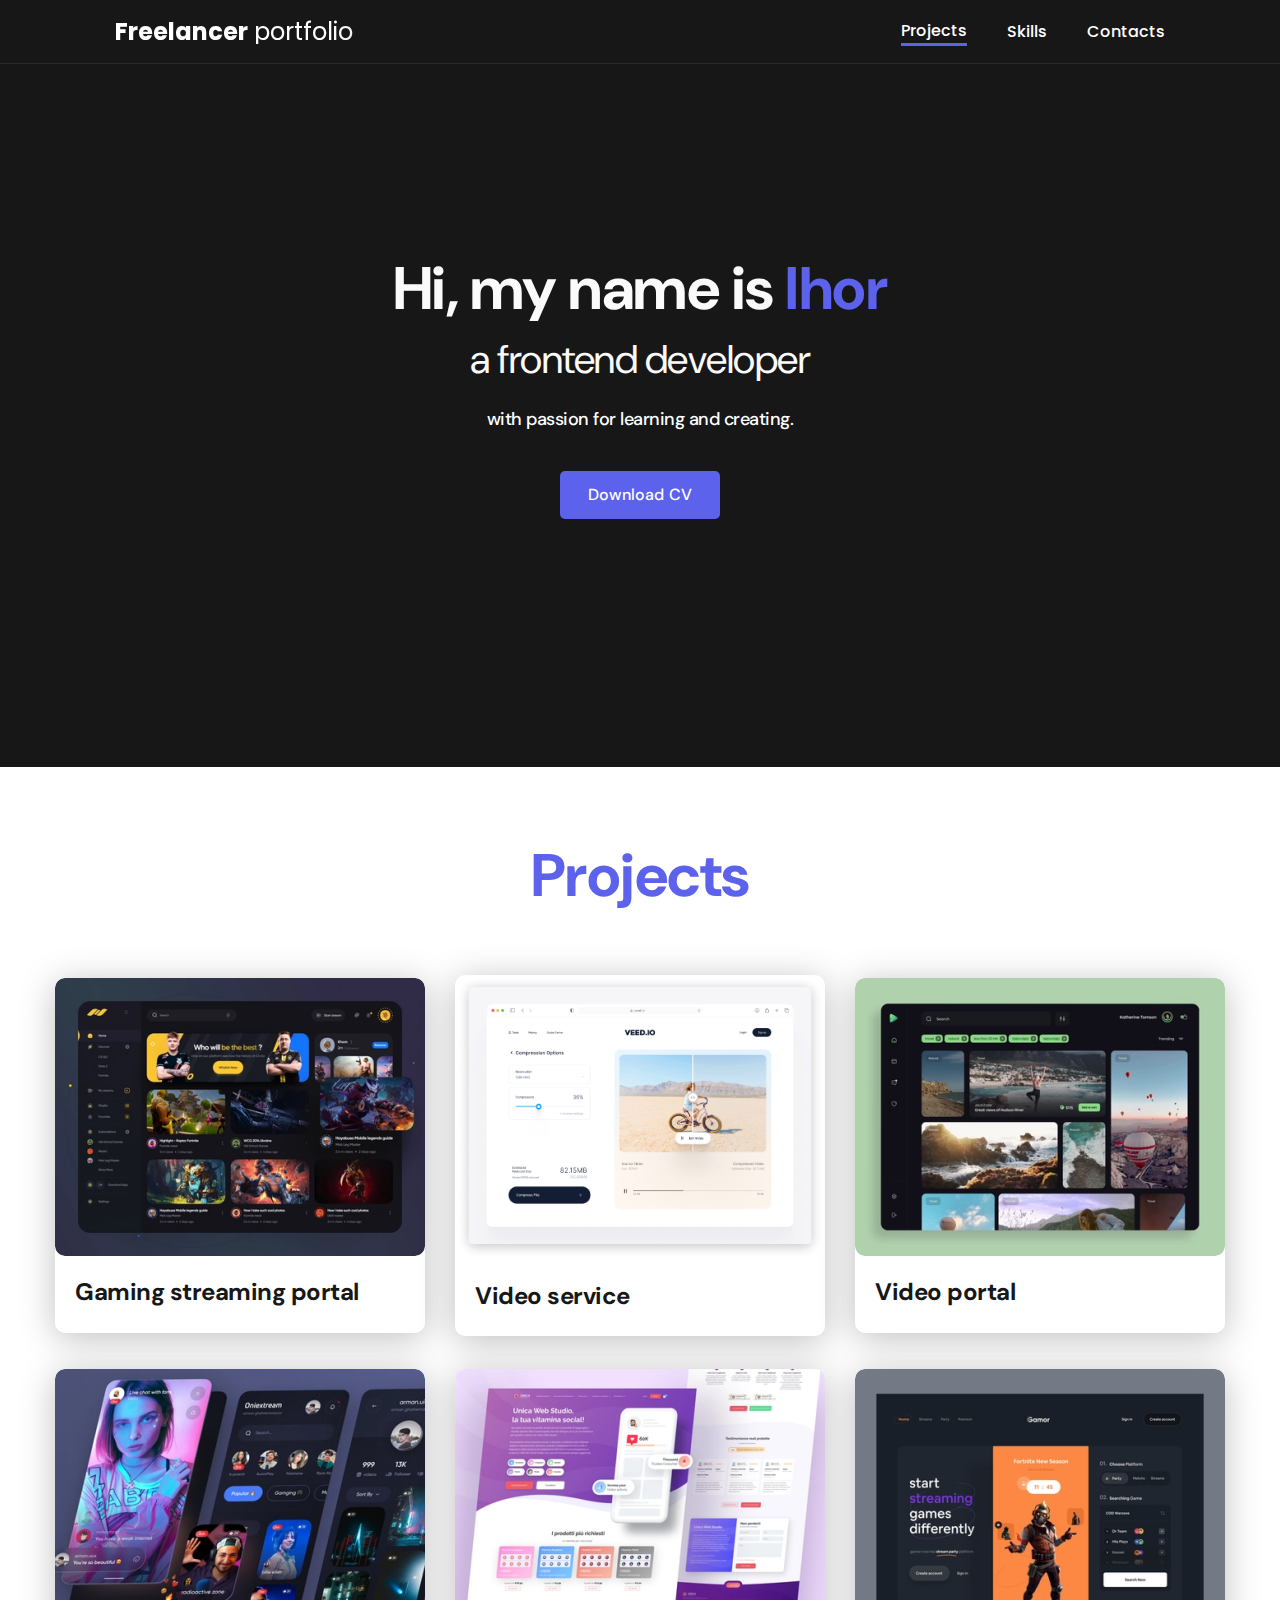
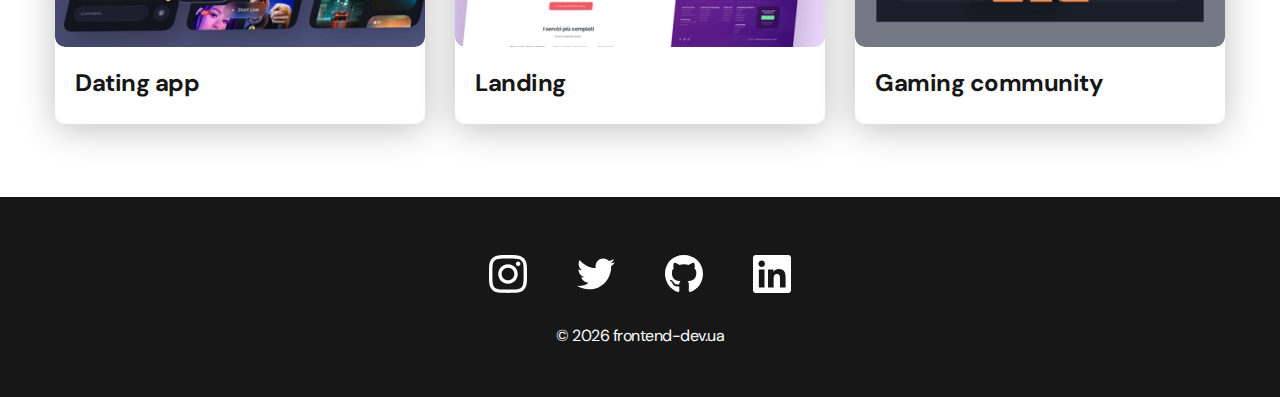
<file: index.html>
<!DOCTYPE html>
<html lang="en">

<head>
    <meta charset="UTF-8">
    <meta name="viewport" content="width=device-width, initial-scale=1.0">
    <link href="https://fonts.googleapis.com/icon?family=Material+Icons" rel="stylesheet">
    <link rel="preconnect" href="https://fonts.googleapis.com">
    <link rel="preconnect" href="https://fonts.gstatic.com" crossorigin>
    <link
        href="https://fonts.googleapis.com/css2?family=DM+Sans:opsz,wght@9..40,400;9..40,500;9..40,700&family=Poppins:wght@400;500;700&display=swap"
        rel="stylesheet">
    <link rel="stylesheet" href="style.css">
    <link rel="stylesheet" href="style_main.css">
    <title>React Simple Portfolio</title>
</head>

<body>
    <div class="wrapper">

        <!-- Шапка -->
        <header class="header">
            <div class="container header__container">
                <div class="header__logo">
                    <a class="logo_txt" href="./index.html" id="animal_logo">
                        <bold>Freelancer</bold> portfolio
                    </a>
                </div>
                <input class="header__chk" id="headerCheckbox" type="checkbox">
                <label for="headerCheckbox" class="menu-burger header__menu-burger">
                    <span class="material-icons header__icon-menu">menu</span>
                </label>
                <ul class="header__ul">
                    <label for="headerCheckbox" class="menu-back header__menu-back">
                        <span class="material-icons header__icon-back">arrow_back</span>
                    </label>
                    <li class="header__li header__li_active"><a href="./index.html" class="header__a">Projects</a></li>
                    <li class="header__li"><a href="./skils.html" class="header__a">Skills</a></li>
                    <li class="header__li"><a href="./contacts.html" class="header__a">Contacts</a></li>
                </ul>
            </div>
        </header>

        <!-- Інфо -->
        <section class="info wrapper__container">
            <div class="container info__container">
                <div class="title-block info__title-block">
                    <div class="title_all info__title-block">Hi, my name is
                        <span class="info-title-aktive info__title-block">Ihor</span>
                    </div>
                    <div class="role-title info__title-block">a frontend developer</div>
                </div>
                <div class="desc-info info__desc">with passion for learning and creating.</div>
                <div class="btn-info info__btn">
                    <a class="btn-inscription info__btn-inscription" href="/">Download CV</a>
                </div>
            </div>
        </section>

        <!-- Проекти -->
        <section class="projects wrapper__container">
            <div class="container projects__container">
                <div class="title_all projects__title">Projects
                </div>
                <div class="grid-container projects__grid-container">
                    <div class="projects__grid-item">
                        <div class="projects__image-in-grid">
                            <a href="./project.html"><img src="img/img_01.png" alt="Gaming streaming portal"></a>
                        </div>
                            <div class="projects__txt-in-grid"><a href="./project.html">Gaming streaming portal</a></div>
                    </div>
                    <div class="projects__grid-item">
                        <div class="projects__image-in-grid">
                            <a href="./project.html"><img src="img/img_02.png" alt="Video service"></a>
                        </div>
                        <div class="projects__txt-in-grid"><a href="./project.html">Video service</a></div>
                    </div>
                    <div class="projects__grid-item">
                        <div class="projects__image-in-grid">
                            <a href="./project.html"><img src="img/img_03.png" alt="Video portal"></a>
                        </div>
                        <div class="projects__txt-in-grid"><a href="./project.html">Video portal</a></div>
                    </div>
                    <div class="projects__grid-item">
                        <div class="projects__image-in-grid">
                            <a href="./project.html"><img src="img/img_04.png" alt="Dating app"></a>
                        </div>
                        <div class="projects__txt-in-grid"><a href="./project.html">Dating app</a></div>
                    </div>
                    <div class="projects__grid-item">
                        <div class="projects__image-in-grid">
                            <a href="./project.html"><img src="img/img_05.png" alt="Landing"></a>
                        </div>
                        <div class="projects__txt-in-grid"><a href="./project.html">Landing</a></div>
                    </div>
                    <div class="projects__grid-item">
                        <div class="projects__image-in-grid">
                            <a href="./project.html"><img src="img/img_06.png" alt="Gaming community"></a>
                        </div>
                        <div class="projects__txt-in-grid"><a href="./project.html">Gaming community</a></div>
                    </div>

                </div>

            </div>
        </section>

        <!-- Підвал -->
        <footer class="footer wrapper__container">
            <div class="container footer__container">
                <div class="link footer__link">
                    <a href="/"><img class="img footer__img" src="img/link_instagram.svg" alt="Instagram"></a>
                    <a href="/"><img class="img footer__img" src="img/link_twitter.svg" alt="Instagram"></a>
                    <a href="/"><img class="img footer__img" src="img/link_gitHub.svg" alt="Instagram"></a>
                    <a href="/"><img class="img footer__img" src="img/link_linkedIn.svg" alt="Instagram">
                </div>
                <div class="about footer__about">©
                    <script language="javascript" type="text/javascript">
                        document.write(new Date().getFullYear());
                    </script> frontend-dev.ua
                </div>
            </div>
        </footer>
    </div>
</body>

</html>
</file>
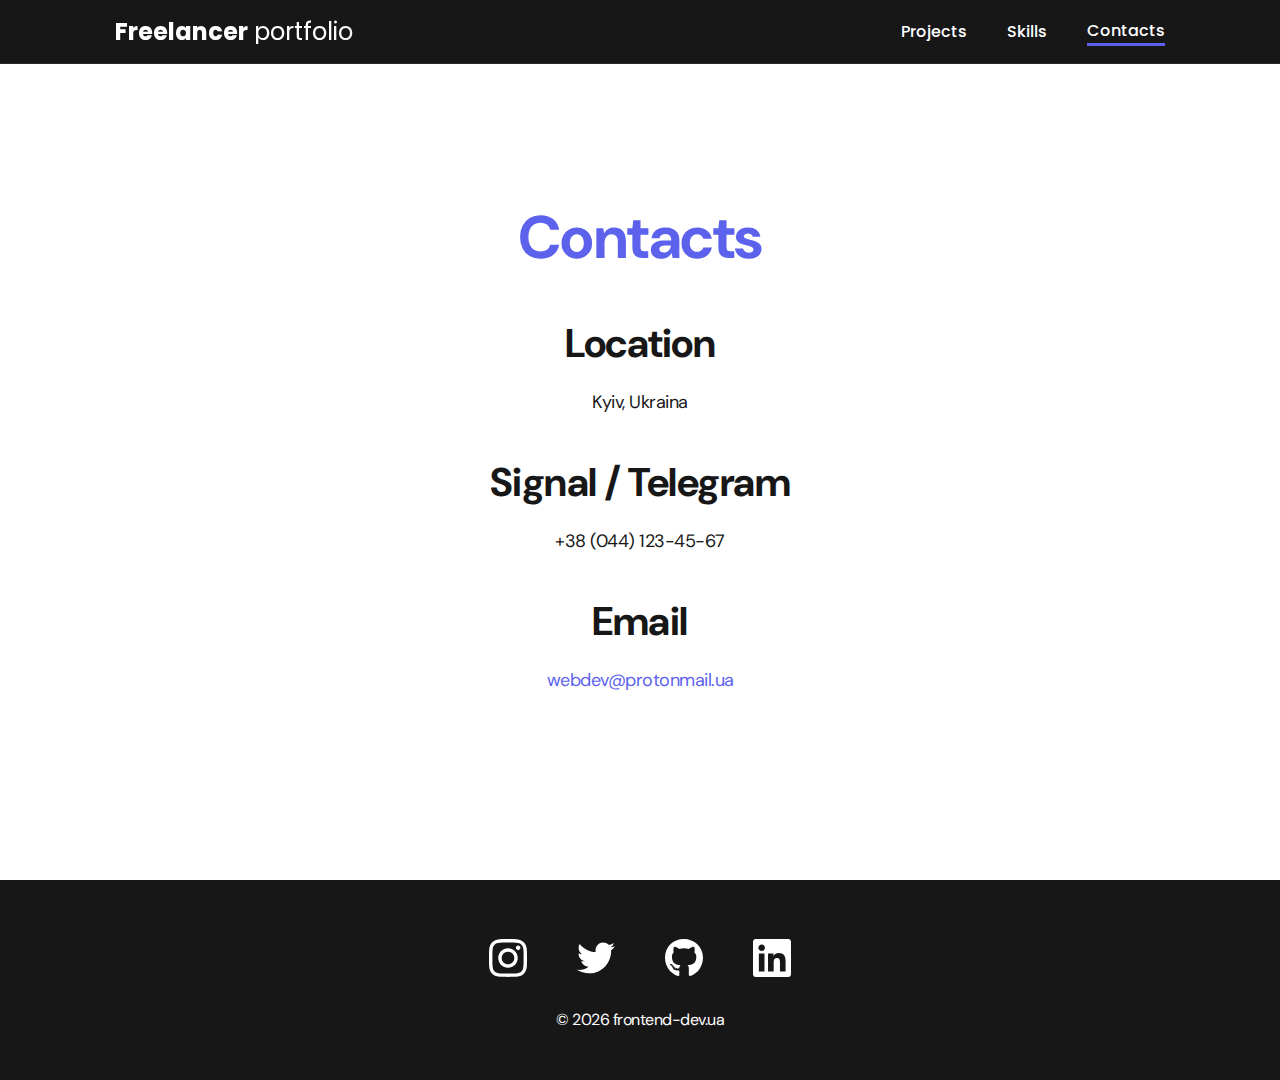
<file: contacts.html>
<!DOCTYPE html>
<html lang="en">

<head>
    <meta charset="UTF-8">
    <meta name="viewport" content="width=device-width, initial-scale=1.0">
    <link href="https://fonts.googleapis.com/icon?family=Material+Icons" rel="stylesheet">
    <link rel="preconnect" href="https://fonts.googleapis.com">
    <link rel="preconnect" href="https://fonts.gstatic.com" crossorigin>
    <link
        href="https://fonts.googleapis.com/css2?family=DM+Sans:opsz,wght@9..40,400;9..40,500;9..40,700&family=Poppins:wght@400;500;700&display=swap"
        rel="stylesheet">
    <link rel="stylesheet" href="style.css">
    <link rel="stylesheet" href="style_main.css">
    <title>React Simple Portfolio</title>
</head>

<body>
    <div class="wrapper">
        <header class="header">
            <div class="container header__container">
                <div class="header__logo">
                    <a class="logo_txt" href="./index.html" id="animal_logo">
                        <bold>Freelancer</bold> portfolio
                    </a>
                </div>
                <input class="header__chk" id="headerCheckbox" type="checkbox">
                <label for="headerCheckbox" class="menu-burger header__menu-burger">
                    <span class="material-icons header__icon-menu">menu</span>
                </label>
                <ul class="header__ul">
                    <li class="header__li"><a href="./index.html" class="header__a">Projects</a></li>
                    <li class="header__li"><a href="./skils.html" class="header__a">Skills</a></li>
                    <li class="header__li header__li_active"><a href="./contacts.html" class="header__a">Contacts</a>
                    </li>
                </ul>
            </div>
        </header>
        <section class="main wrapper__container">
            <div class="container main__container">
                <div class="main__txt">
                    <h1 class="title_all main__title">Contacts</h1>
                    <address>
                        <p class="main__style-bold">Location</p>
                        <p class="main__style-medium">Kyiv, Ukraina</p>
                        <p class="main__style-bold">Signal / Telegram</з>
                        <p class="main__style-medium">+38 (044) 123-45-67</p>
                        <p class="main__style-bold">Email</p>
                        <p class="email main__style-medium">webdev@protonmail.ua</p>
                    </address>
                </div>
            </div>
        </section>
        <footer class="footer wrapper__container">
            <div class="container footer__container">
                <div class="link footer__link">
                    <a href="/"><img class="img footer__img" src="img/link_instagram.svg" alt="Instagram"></a>
                    <a href="/"><img class="img footer__img" src="img/link_twitter.svg" alt="Instagram"></a>
                    <a href="/"><img class="img footer__img" src="img/link_gitHub.svg" alt="Instagram"></a>
                    <a href="/"><img class="img footer__img" src="img/link_linkedIn.svg" alt="Instagram">
                </div>
                <div class="about footer__about">©
                    <script language="javascript" type="text/javascript">
                        document.write(new Date().getFullYear());
                    </script> frontend-dev.ua
                </div>
            </div>
        </footer>
    </div>
</body>

</html>
</file>
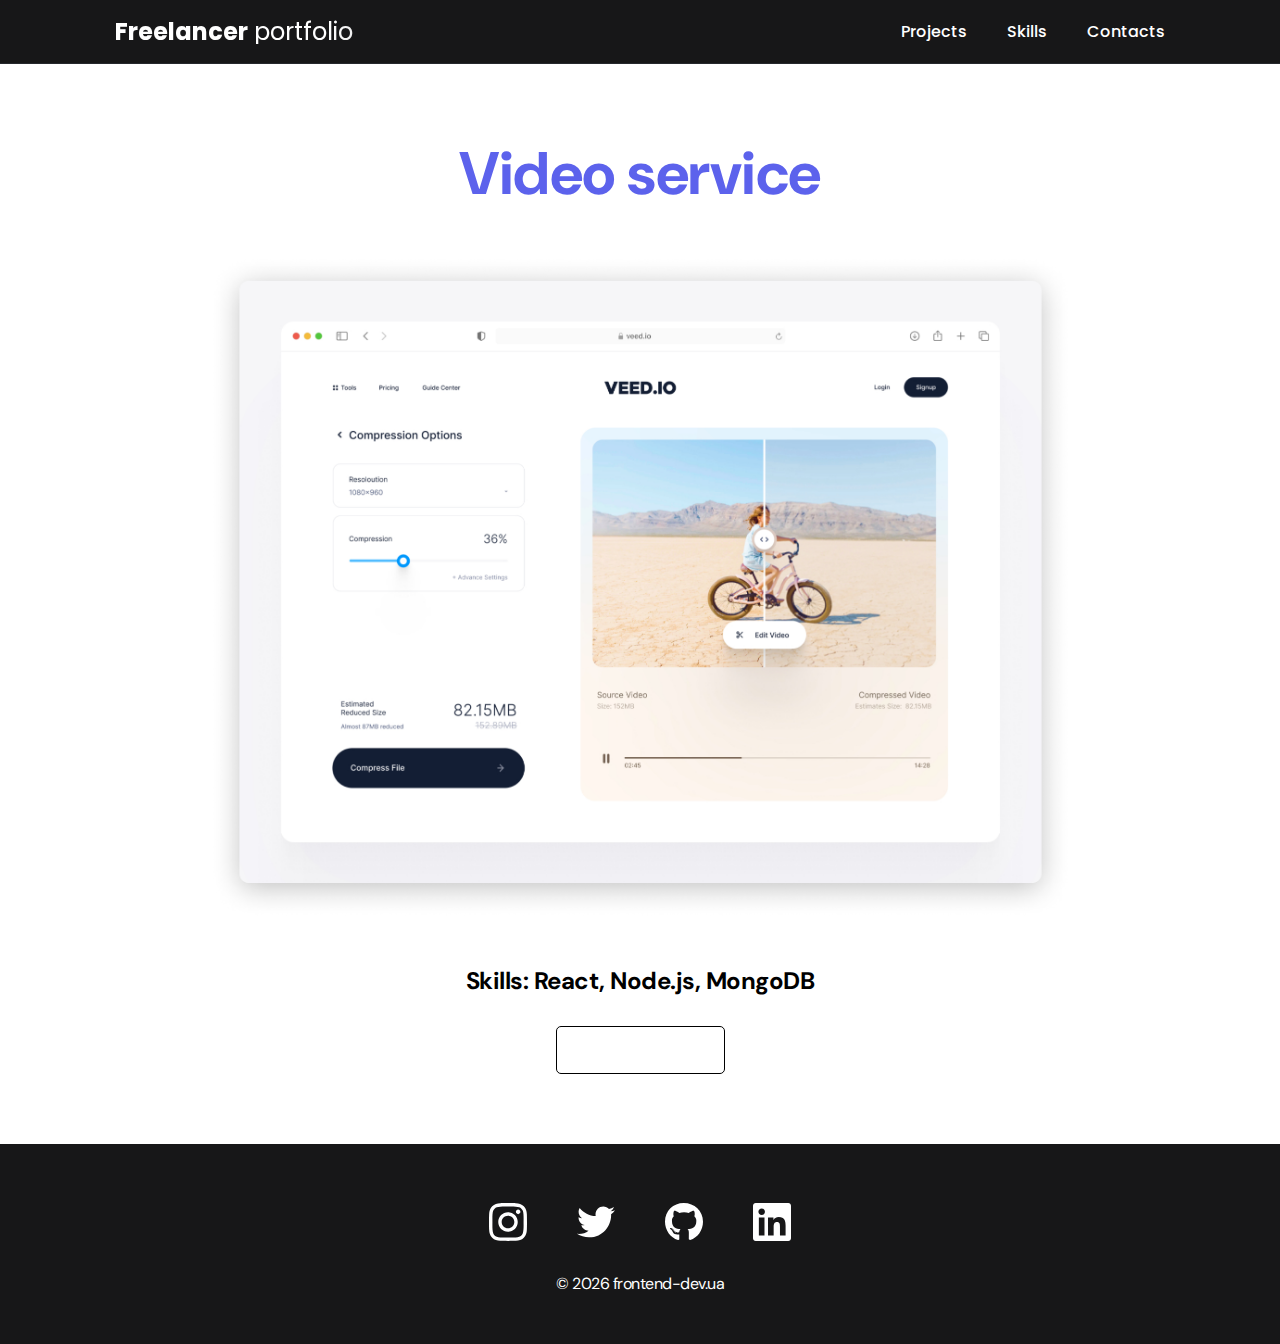
<file: project.html>
<!DOCTYPE html>
<html lang="en">

<head>
    <meta charset="UTF-8">
    <meta name="viewport" content="width=device-width, initial-scale=1.0">
    <link href="https://fonts.googleapis.com/icon?family=Material+Icons" rel="stylesheet">
    <link rel="preconnect" href="https://fonts.googleapis.com">
    <link rel="preconnect" href="https://fonts.gstatic.com" crossorigin>
    <link
        href="https://fonts.googleapis.com/css2?family=DM+Sans:opsz,wght@9..40,400;9..40,500;9..40,700&family=Poppins:wght@400;500;700&display=swap"
        rel="stylesheet">
    <link rel="stylesheet" href="style.css">
    <link rel="stylesheet" href="style_main.css">
    <title>React Simple Portfolio</title>
</head>

<body>
    <div class="wrapper">
        <header class="header">
            <div class="container header__container">
                <div class="header__logo">
                    <a class="logo_txt" href="./index.html" id="animal_logo">
                        <bold>Freelancer</bold> portfolio
                    </a>
                </div>
                <input class="header__chk" id="headerCheckbox" type="checkbox">
                <label for="headerCheckbox" class="menu-burger header__menu-burger">
                    <span class="material-icons header__icon-menu">menu</span>
                </label>
                <ul class="header__ul">
                    <li class="header__li"><a href="./index.html" class="header__a">Projects</a></li>
                    <li class="header__li"><a href="./skils.html" class="header__a">Skills</a></li>
                    <li class="header__li"><a href="./contacts.html" class="header__a">Contacts</a>
                    </li>
                </ul>
            </div>
        </header>
        <section class="main wrapper__container">
            <div class="container main__container">
                    <h1 class="title_all main__title-project">Video service</h1>
                    <div class="main__img-project">
                        <a href="./project.html"><img src="img/img_02.png" alt="Video service"></a>
                    </div>

                    <div class="main__desc-project">Skills: React, Node.js, MongoDB</div>

                    <div class="btn-project info__btn">
                        <a class="btn-inscription info__btn-inscription" href="/">Download CV</a>
                    </div>
            </div>
        </section>
        <footer class="footer wrapper__container">
            <div class="container footer__container">
                <div class="link footer__link">
                    <a href="/"><img class="img footer__img" src="img/link_instagram.svg" alt="Instagram"></a>
                    <a href="/"><img class="img footer__img" src="img/link_twitter.svg" alt="Instagram"></a>
                    <a href="/"><img class="img footer__img" src="img/link_gitHub.svg" alt="Instagram"></a>
                    <a href="/"><img class="img footer__img" src="img/link_linkedIn.svg" alt="Instagram">
                </div>
                <div class="about footer__about">©
                    <script language="javascript" type="text/javascript">
                        document.write(new Date().getFullYear());
                    </script> frontend-dev.ua
                </div>
            </div>
        </footer>
    </div>
</body>

</html>
</file>
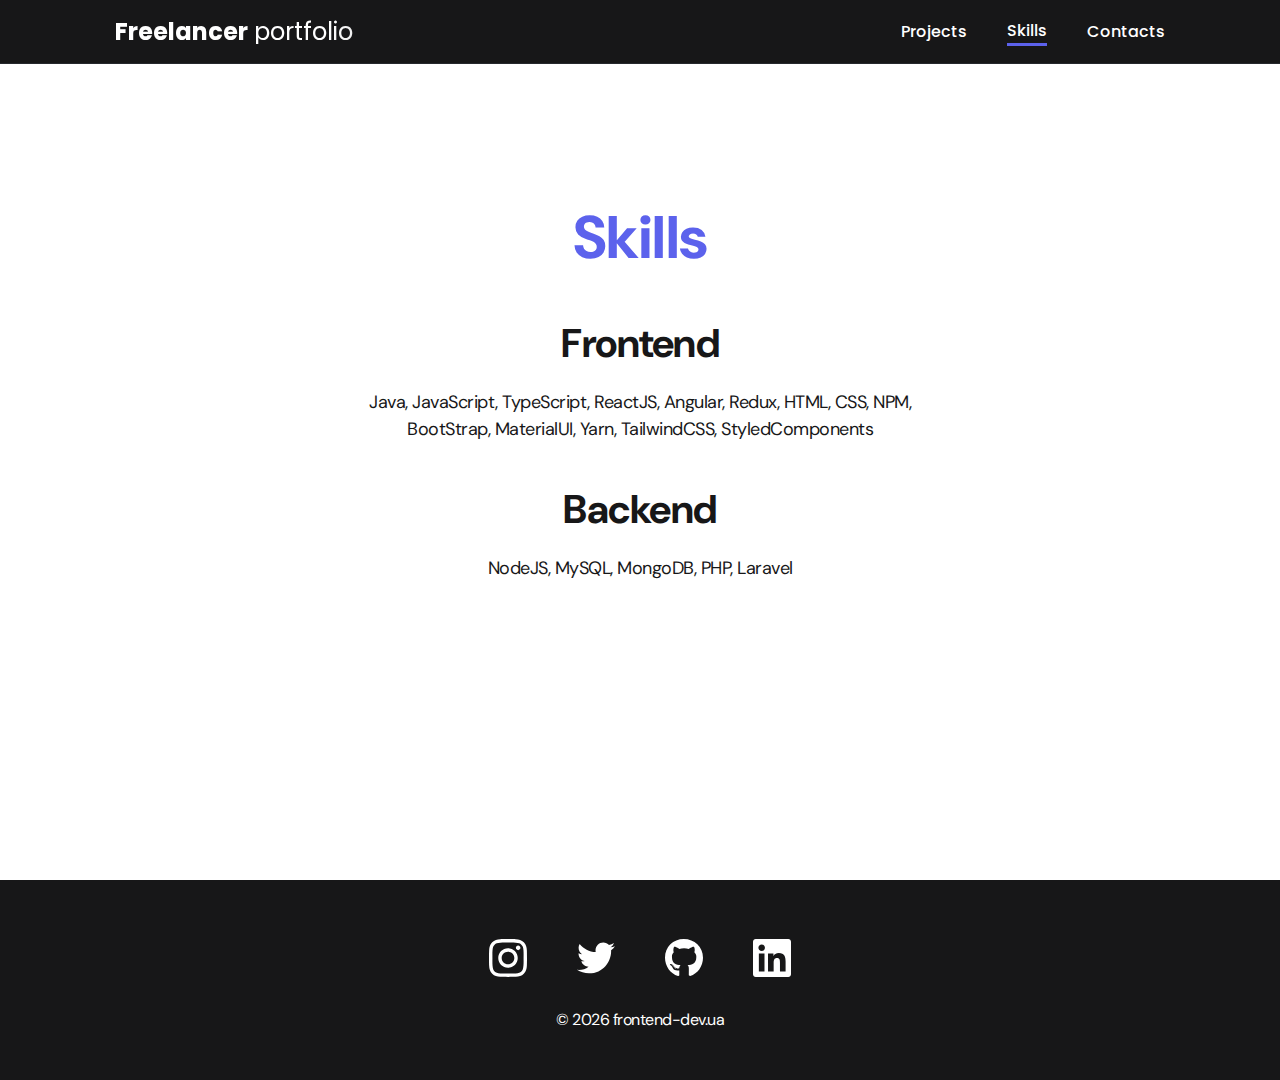
<file: skils.html>
<!DOCTYPE html>
<html lang="en">

<head>
    <meta charset="UTF-8">
    <meta name="viewport" content="width=device-width, initial-scale=1.0">
    <link href="https://fonts.googleapis.com/icon?family=Material+Icons" rel="stylesheet">
    <link rel="preconnect" href="https://fonts.googleapis.com">
    <link rel="preconnect" href="https://fonts.gstatic.com" crossorigin>
    <link
        href="https://fonts.googleapis.com/css2?family=DM+Sans:opsz,wght@9..40,400;9..40,500;9..40,700&family=Poppins:wght@400;500;700&display=swap"
        rel="stylesheet">
    <link rel="stylesheet" href="style.css">
    <link rel="stylesheet" href="style_main.css">
    <title>React Simple Portfolio</title>
</head>

<body>
    <div class="wrapper">
        <header class="header">
            <div class="container header__container">
                <div class="header__logo">
                    <a class="logo_txt" href="./index.html" id="animal_logo">
                        <bold>Freelancer</bold> portfolio
                    </a>
                </div>
                <input class="header__chk" id="headerCheckbox" type="checkbox">
                <label for="headerCheckbox" class="menu-burger header__menu-burger">
                    <span class="material-icons header__icon-menu">menu</span>
                </label>
                <ul class="header__ul">
                    <li class="header__li"><a href="./index.html" class="header__a">Projects</a></li>
                    <li class="header__li header__li_active"><a href="./skils.html" class="header__a">Skills</a></li>
                    <li class="header__li"><a href="./contacts.html" class="header__a">Contacts</a>
                    </li>
                </ul>
            </div>
        </header>
        <section class="main wrapper__container">
            <div class="container main__container">
                <div class="main__txt">
                    <h1 class="title_all main__title">Skills</h1>
                    <info>
                        <p class="main__style-bold">Frontend</p>
                        <p class="main__style-medium">Java, JavaScript, TypeScript, ReactJS, Angular, Redux, HTML, CSS,
                            NPM,
                            BootStrap, MaterialUI, Yarn, TailwindCSS, StyledComponents</p>
                        <p class="main__style-bold">Backend</з>
                        <p class="main__style-medium">NodeJS, MySQL, MongoDB, PHP, Laravel</p>
                    </info>
                </div>

            </div>
        </section>
        <footer class="footer wrapper__container">
            <div class="container footer__container">
                <div class="link footer__link">
                    <a href="/"><img class="img footer__img" src="img/link_instagram.svg" alt="Instagram"></a>
                    <a href="/"><img class="img footer__img" src="img/link_twitter.svg" alt="Instagram"></a>
                    <a href="/"><img class="img footer__img" src="img/link_gitHub.svg" alt="Instagram"></a>
                    <a href="/"><img class="img footer__img" src="img/link_linkedIn.svg" alt="Instagram">
                </div>
                <div class="about footer__about">©
                    <script language="javascript" type="text/javascript">
                        document.write(new Date().getFullYear());
                    </script> frontend-dev.ua
                </div>
            </div>
        </footer>
    </div>
</body>

</html>
</file>
<file: style.css>
* {
  box-sizing: border-box;
  margin: 0;
  padding: 0;
}

a {
  color: #fff;
  text-decoration: none;
}

img {
  max-width: 100%;
  width: 100%;
}

body {
  background: #e5e5e5;
}

.wrapper {
  max-width: 1920px;
  width: 100%;
  margin-inline: auto;
  background: #171718;
  display: flex;
  flex-direction: column;
  justify-content: start;
  align-items: center;
  padding-top: 64px;
}

.header {
  max-width: 1920px;
  width: 100%;
  height: 64px;
  margin-inline: auto;
  display: flex;
  justify-content: center;
  background: #171718;
  border-bottom: 1px solid #26292d;
  padding: 20px 115px;
  position: fixed;
  top: 0;
}

/* контейнер буде присутній в кожному блоці сторінки  (header, main, projects, footer)*/
.container {
  width: 100%;
  margin-inline: auto;
  font-family: "DM Sans", sans-serif;
}

.header__container {
  display: flex;
  justify-content: space-between;
  align-items: center;
  gap: 80px;
  font-family: "Poppins", sans-serif;
}

.header__logo {
  min-width: 237px;
  margin-inline: auto;
  display: inline-block;
  margin-left: 0px;
}

.logo_txt {
  font-size: 24px;
  line-height: 100%;
  font-weight: 400;
  cursor: pointer;
  transition: 0.2s all ease-in-out;
}

.logo_txt:hover {
  display: inline-block;
  text-shadow: 3px 3px 3px #fff;
  transform: scale(1.5);
}

.header__logo a {
  display: block;
  white-space: nowrap;
}

a > bold {
  font-weight: 700;
}

#animal_logo {
  -webkit-mask-image: linear-gradient(
    -75deg,
    rgba(39, 39, 39) 30%,
    rgb(39, 39, 39, 0.6) 50%,
    rgba(39, 39, 39) 70%
  );
  -webkit-mask-size: 300%;
  animation: wave 2s infinite;
}

@-webkit-keyframes wave {
  from {
    -webkit-mask-position: 150%;
  }
  to {
    -webkit-mask-position: -50%;
  }
}

.header__ul {
  display: flex;
  align-items: center;
  gap: 40px;
}

.header__li {
  font-size: 16px;
  font-weight: 500;
  list-style: none;
}

.header__li_active {
  border-bottom: 3px solid #5c62ec;
}

.header__a {
  cursor: pointer;
  transition: 0.2s all ease-in-out;
}

.header__a:hover {
  display: inline-block;
  text-shadow: 6px 6px 6px #fff;
  transform: scale(1.5);
}

.header__menu-burger,
.header__menu-back,
.block-back {
  display: none;
}

.header__icon-menu{
  color: #fff;
  font-size: 46px;
}

.header__chk {
  display: none;
}

.wrapper__container {
  width: 100%;
  margin-inline: auto;
  padding: 0 115px;
}

/* Проекти */

.projects {
  margin-inline: auto;
  background: #fff;
}

.projects__container {
  margin-inline: auto;
  display: flex;
  flex-direction: column;
  align-items: center;
  padding: 70px 0;
}

.projects__title {
  margin-bottom: 60px;
}

.grid-container {
  display: grid;
  grid-template: repeat(2, 1fr) / repeat(3, 1fr);
  grid-gap: 30px;
  justify-items: center;
  align-items: center;
  justify-content: center;
  align-content: center;
}

.projects__grid-item {
  border-radius: 10px;
  background: #fff;
  box-shadow: 0px 5px 35px 0px rgba(0, 0, 0, 0.25);
  width: 370px;
  height: auto;
}

.projects__grid-item img {
  border-radius: 10px;
  max-width: 370px;
  height: auto;
}

.projects__txt-in-grid {
  padding: 15px 20px 25px;
}

.projects__txt-in-grid a {
  color: #171718;
  font-size: 24px;
  font-weight: 700;
  line-height: 130%;
  letter-spacing: -0.5px;
  white-space: nowrap;
}

.projects__grid-item a {
  transition: 0.2s all ease-in-out;
}

.projects__grid-item:hover a {
  transform: scale(1.5);
}


.footer {
  height: 200px;
  margin-inline: auto;
}

.footer__container {
  height: 100%;
  margin-inline: auto;
  padding: 60px 0 50px;
  display: flex;
  flex-direction: column;
  justify-content: center;
  align-items: center;
}

.footer__container a {
  font-size: 16px;
  font-weight: 400;
  line-height: 150%;
  letter-spacing: -0.5px;
  white-space: nowrap;
  cursor: default;
}

.footer__link {
  height: 38px;
  display: flex;
  gap: 50px;
  margin-bottom: 31px;
}

.footer__link img {
  width: 38px;
  height: 38px;
  cursor: pointer;
}

.footer__img {
  transition: 0.2s all ease-in-out;
  border-image: auto;
}

.footer__img:hover {
  display: inline-block;
  transform: scale(1.5);
}

/* Всі заголовки */
.title_all {
  color: #5c62ec;
  text-align: center;
  font-size: 60px;
  font-weight: 700;
  line-height: 130%;
  letter-spacing: -0.5px;
}

/* Для повільної появи меню-бергера */
@keyframes fadeInFromNone {
  0% {
    display: none;
    opacity: 0;
  }
  1% {
    display: flex;
    opacity: 0;
  }
  100% {
    display: flex;
    opacity: 1;
  }
}

@media screen and (max-width: 1200px) {
  .projects__grid-item {
    width: 280px;
  }

  .projects__grid-item img {
    max-width: 280px;
  }

  .projects__txt-in-grid  a{
    font-size: 20px;
  }
}

@media screen and (max-width: 920px) {
  .header {
    padding: 20px 60px;
  }

  .header__ul {
    gap: 30px;
  }

  .wrapper__container {
    padding: 0 60px;
  }

  .grid-container {
    grid-template: repeat(3, 1fr) / repeat(2, 1fr);
  }

}

@media screen and (max-width: 720px) {
  .wrapper {
    padding-top: 54px;
  }

  .header {
    height: 54px;
    padding: 15px 50px;
  }

  .header__menu-burger,
  .header__menu-back {
    display: flex;
  }

  .header__menu-back {
    width: 100%;
    justify-content: end;
    margin-bottom: 50px;
  }

  .header__icon-menu {
    display: flex;
    justify-content: center;
    align-items: center;
  }

  .header__icon-back {
    font-size: 36px;
  }
  
  .header__ul {
    position: fixed;
    left: 0;
    top: 0;
    flex-direction: column;
    width: 40%;
    height: 100%;
    padding: 30px;
    gap: 50px;
    background: #171718;
    opacity: 0.9;
    transform: translateX(-110%);
    transition: 0.3s all ease-in-out;
    color: white;
    font-size: 18px;
  }

  #headerCheckbox:checked ~ .header__ul {
    transform: translateX(0);
  }

  #headerCheckbox:checked ~ .header__menu-burger {
    display: none;
  }

  #headerCheckbox:not(:checked) ~ .header__menu-burger {
    animation: fadeInFromNone .3s ease-in;
  }
  
  .wrapper__container {
    padding: 0 50px;
  }

  .title_all {
    font-size: 40px;
  }
  

  .projects__grid-item {
    width: 240px;
  }

  .projects__grid-item img {
    max-width: 240px;
  }

  .projects__txt-in-grid  a{
    font-size: 16px;
  }

  .footer {
    height: 150px;
  }
}

@media screen and (max-width: 576px) {
  .wrapper {
    padding-top: 46px;
  }

  .header {
    height: 46px;
    padding: 7px 30px;
  }

  .header__logo {
    min-width: 150px;
  }

  .logo_txt {
    font-size: 20px;
  }

  .header__icon-menu {
    font-size: 40px;
  }

  .wrapper__container {
    padding: 0 30px;
  }

  .footer {
    height: 100px;
  }

  .footer__container {
    padding: 30px 0 25px;
  }

  .footer__container a {
    font-size: 12px;
  }

  .footer__link {
    height: 26px;
    gap: 25px;
    margin-bottom: 18px;
  }

  .title_all {
    font-size: 30px;
  }

  .grid-container {
    grid-template-columns: 1fr;
  }

  .footer__link img {
    width: 26px;
    height: 26px;
  }
}

@media screen and (max-width: 320px) {
  .wrapper {
    min-width: 320px;
    min-height: 1846;
  }

  .title_all {
    font-size: 30px;
  }

}
</file>
<file: style_main.css>
.main {
  min-height: 816px;
  height: 100%;
  margin-inline: auto;
  background: #fff;
}

.main__txt {
  margin-top: 135px;
  min-height: 495px;
  max-width: 600px;
  margin-inline: auto;
  text-align: center;
  vertical-align: auto;
  color: #171718;
  font-family: "DM Sans", sans-serif;
  letter-spacing: -0.5px;
}

address {
  font-style: normal;
}

.main__style-bold {
  margin-top: 40px;
  font-size: 40px;
  font-weight: 700;
  line-height: 130%;
}

.main__style-medium {
  margin-top: 20px;
  font-size: 18px;
  font-weight: 400;
  line-height: 150%;
}

/* Інформація на головній сторінці - Info*/
.info {
  text-align: center;
  color: #fff;
  line-height: 24px;
  letter-spacing: -0.5px;
  white-space: nowrap;
}

.info__container {
  display: flex;
  flex-direction: column;
  justify-content: center;
  align-items: center;
}

.title-block {
  margin-top: 183px;
  max-width: 630px;
  width: 100%;
  margin-inline: auto;
  margin-bottom: 20px;
}

.info__title-block {
  color: #fafafa;
  line-height: 140%;
}

.role-title {
  font-size: 40px;
}

.desc-info {
  font-size: 18px;
  font-weight: 500;
  margin-bottom: 40px;
}

.info__btn {
  width: 160px;
  height: 48px;
  padding: 12px 28px;
  border: none;
  border-radius: 5px;
  cursor: pointer;
  font-size: 16px;
  font-weight: 500;
  letter-spacing: 0.15px;
  transition: 0.2s all ease-in-out;
}

.info__btn:hover {
  transform: scale(1.5);
}

.btn-info {
  background: #5c62ec;
  margin-bottom: 248px;
}

/* Сторінка Project */

.main__title-project {
  margin: 71px 0 40px;
}

.main__img-project {
  max-width: 867px;
  width: 100%;
  margin-inline: auto;
}

.main__img-project img {
  max-width: 867px;
  height: auto;
}

.main__desc-project {
  margin-top: 40px;
  text-align: center;
  font-size: 24px;
  font-weight: 700;
  line-height: 130%;
  letter-spacing: -0.5px;
  margin-bottom: 30px;
}

.btn-project {
  width: 169px;
margin-inline: auto;
  border: 1px solid #000;
  margin-bottom: 70px;
}

/* Для різних контейнерів з написами один колір */
.email,
.info-title-aktive {
  color: #5c62ec;
}
/* Для різних контейнерів один колір */

@media screen and (max-width: 920px) {
  .title-block {
    margin-top: 150px;
  }

  .btn-info {
    margin-bottom: 180px;
  }
}

@media screen and (max-width: 720px) {
  /* Інформація на головній сторінці - Info*/

  .title-block {
    margin-top: 130px;
  }

  .role-title {
    font-size: 30px;
  }

  .desc-info {
    font-size: 18px;
  }

  .btn-info {
    margin-bottom: 160px;
  }
}

@media screen and (max-width: 576px) {
  .main__txt {
    font-size: 14px;
  }

  .main__style-bold {
    font-size: 30px;
  }

  /* Інформація на головній сторінці - Info*/

  .title-block {
    margin-top: 100px;
  }

  .role-title {
    font-size: 20px;
  }

  .desc-info {
    font-size: 14px;
  }

  .info__btn {
    width: 140px;
    height: 44px;
    padding: 10px 24px;
    font-size: 14px;
  }

  .btn-info {
    margin-bottom: 120px;
  }
}
</file>
